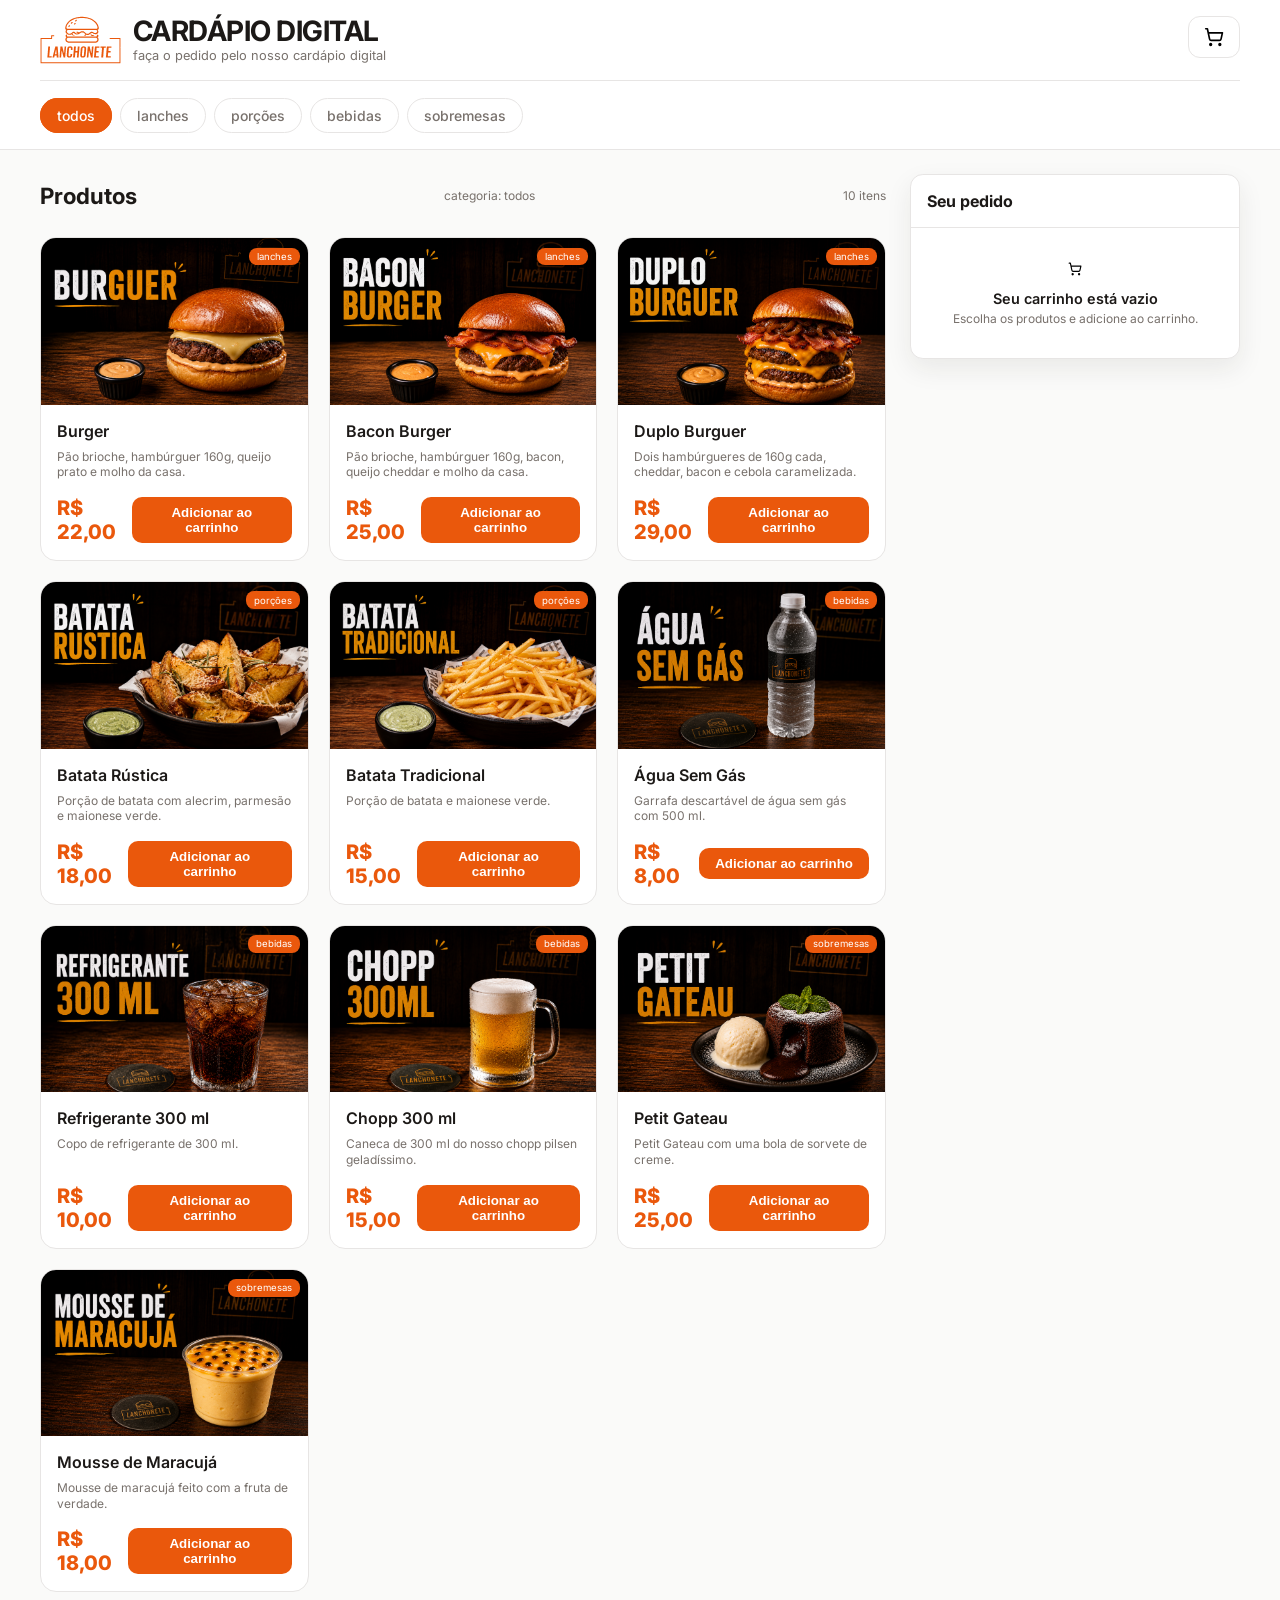
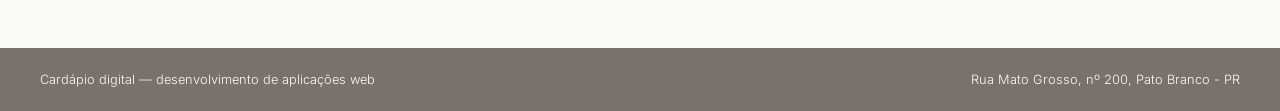
<file: CARDAPIO-HTML/Index.html>
<!DOCTYPE html>
<html lang="pt-BR">

<head>
    <meta charset="UTF-8">
    <meta name="viewport" content="width=device-width, initial-scale=1.0">
    <title>CARDÁPIO DIGITAL</title>
    <link rel="preconnect" href="https://fonts.googleapis.com">
    <link rel="preconnect" href="https://fonts.gstatic.com" crossorigin>
    <link
        href="https://fonts.googleapis.com/css2?family=Inter:ital,opsz,wght@0,14..32,100..900;1,14..32,100..900&display=swap"
        rel="stylesheet">
    <link rel="stylesheet" href="./asets/CSS/estilo.css">


</head>

<body>
    <header>
        <div class="container">
            <div class="brand">
                <img src="./asets/img/logo_lanchonete.svg" alt="Logo da lanchonete">

                <div>
                    <h1>CARDÁPIO DIGITAL</h1>
                    <p>faça o pedido pelo nosso cardápio digital</p>
                </div>
            </div>

            <div class="cart-button">
                <img src="./asets/img/cart.svg" alt="Carrinho">
            </div>
        </div>
    </header>

    <nav>
        <ul class="container">
            <li><a href="#" class="active">todos</a></li>
            <li><a href="#">lanches</a></li>
            <li><a href="#">porções</a></li>
            <li><a href="#">bebidas</a></li>
            <li><a href="#">sobremesas</a></li>
        </ul>
    </nav>

    <main>
        <section>
            <header>
                <h2>Produtos</h2>
                <p>categoria: <span id="selected-category">todos</span></p><p>10 itens</p>
            </header>
            <article>
                <figure>
                    <img src="./asets/img/burger.png" alt="Burger">
                    <figcaption>Lanches</figcaption>
                </figure>
                <h3>Burger</h3>
                <p>Pão brioche, hambúrguer 160g, queijo prato e molho da casa.</p>
                <p>R$ 22,00</p>
                <button type="button">Adicionar ao carrinho</button>

            </article>


            <article>
                <figure>
                    <img src="./asets/img/burger-bacon.png" alt="Bacon Burger">
                    <figcaption>Lanches</figcaption>
                </figure>
                <h3>Bacon Burger</h3>
                <p>Pão brioche, hambúrguer 160g, bacon, queijo cheddar e molho da casa.</p>
                <p>R$ 25,00</p>
                <button type="button">Adicionar ao carrinho</button>

            </article>


            <article>
                <figure>
                    <img src="./asets/img/burger-double.png" alt="Duplo Burguer">
                    <figcaption>Lanches</figcaption>
                </figure>
                <h3>Duplo Burguer</h3>
                <p>Dois hambúrgueres de 160g cada, cheddar, bacon e cebola caramelizada.</p>
                <p>R$ 29,00</p>
                <button type="button">Adicionar ao carrinho</button>

            </article>


            <article>
                <figure>
                    <img src="./asets/img/batata-rustica.png" alt="Batata Rústica">
                    <figcaption>Porções</figcaption>
                </figure>
                <h3>Batata Rústica</h3>
                <p>Porção de batata com alecrim, parmesão e maionese verde.</p>
                <p>R$ 18,00</p>
                <button type="button">Adicionar ao carrinho</button>

            </article>


            <article>
                <figure>
                    <img src="./asets/img/batata-tradicional.png" alt="Batata Tradicional">
                    <figcaption>Porções</figcaption>
                </figure>
                <h3>Batata Tradicional</h3>
                <p>Porção de batata e maionese verde.</p>
                <p>R$ 15,00</p>
                <button type="button">Adicionar ao carrinho</button>

            </article>


            <article>
                <figure>
                    <img src="./asets/img/agua.png" alt="Água Sem Gás">
                    <figcaption>Bebidas</figcaption>
                </figure>
                <h3>Água Sem Gás</h3>
                <p>Garrafa descartável de água sem gás com 500 ml.</p>
                <p>R$ 8,00</p>
                <button type="button">Adicionar ao carrinho</button>

            </article>

            <article>
                <figure>
                    <img src="./asets/img/refri.png" alt="Refrigerante 300 ml">
                    <figcaption>Bebidas</figcaption>
                </figure>
                <h3>Refrigerante 300 ml</h3>
                <p>Copo de refrigerante de 300 ml.</p>
                <p>R$ 10,00</p>
                <button type="button">Adicionar ao carrinho</button>

            </article>

            <article>
                <figure>
                    <img src="./asets/img/chopp.png" alt="Chopp 300 ml">
                    <figcaption>Bebidas</figcaption>
                </figure>
                <h3>Chopp 300 ml</h3>
                <p>Caneca de 300 ml do nosso chopp pilsen geladíssimo.</p>
                <p>R$ 15,00</p>
                <button type="button">Adicionar ao carrinho</button>

            </article>

            <article>
                <figure>
                    <img src="./asets/img/petit-gateau.png" alt="Petit Gateau">
                    <figcaption>Sobremesas</figcaption>
                </figure>
                <h3>Petit Gateau</h3>
                <p>Petit Gateau com uma bola de sorvete de creme.</p>
                <p>R$ 25,00</p>
                <button type="button">Adicionar ao carrinho</button>

            </article>

            <article>
                <figure>
                    <img src="./asets/img/mousse-maracuja.png" alt="Mousse de Maracujá">
                    <figcaption>Sobremesas</figcaption>
                </figure>
                <h3>Mousse de Maracujá</h3>
                <p>Mousse de maracujá feito com a fruta de verdade.</p>
                <p>R$ 18,00</p>
                <button type="button">Adicionar ao carrinho</button>

            </article>


        </section>


        <aside>
            <h2>Seu pedido</h2>
            <div class="cart-empty">
                <img src="./asets/img/cart.svg" alt="Carrinho vazio">
                <p>Seu carrinho está vazio</p>
                <p>Escolha os produtos e adicione ao carrinho.</p>
            </div>

        </aside>

    </main>


    <footer>
        <div class="container">
            <p>Cardápio digital — desenvolvimento de aplicações web</p>
            <p>Rua Mato Grosso, nº 200, Pato Branco - PR</p>
        </div>
    </footer>

    <script src="./asets/js/Scripit.js"></script>
</body>

</html>
</file>
<file: CARDAPIO-HTML/asets/CSS/estilo.css>
:root {
    --text: #1c1917;
    --text-muted: #78716c;
    --bg: #fafaf9;
    --primary: #ea580c;
    --border: #e7e5e4;
}


/* GENERICO */
* {
    margin: 0;
    padding: 0;
    box-sizing: border-box;
    
}

body {
    font-family: 'Inter', sans-serif;
    min-height: 100vh;
    color: var(--text);
    background-color: var(--bg);
    display: grid;
    grid-template-rows: auto auto 1fr auto;
}

.container, 
main {
    width: min(100% - 2rem, 1200px);
    margin-inline: auto;
}


/* CABEÇALHO */

Body > header {
    background-color: #ffffff;
    position: sticky;
    top: 0;
    z-index: 20;
}

header .container {
    display: flex;
    justify-content: space-between;
    border-bottom: 1px solid var(--border);
    padding-block: 1rem;
}

header .brand {
    display: flex;
    align-items: center;
    gap: 0.75rem;
}

header .brand img {
    height: 3rem;
}

header .brand h1 {
    font-size: clamp(1.25rem, 5vw, 1.75rem);
    font-weight: 700;
    line-height: 1.05;
    letter-spacing: -0.5px;
}

header .brand p {
    display: none;
    font-size: 0.8rem;
    margin-top: 2px;
    color: var(--text-muted);
}

header .cart-button {
    display: flex;
    flex: 0 0 auto;
    border: 1px solid var(--border);
    width: 2.75rem;
    height: 2.75rem;
    align-items: center;
    justify-content: center;
    border-radius: 0.75rem;
}

header .cart-button img {
    width: 1.25rem;
    height: 1.25rem;
}


/* NAVEGAÇÃO */

nav {
    background-color: #ffffff;
    border-bottom: 1px solid var(--border);
    padding-block: 0.5rem;

    overflow:hidden;

    position: sticky;
    top:5rem;
    z-index: 10;


}

nav ul {
    display: flex;
    list-style: none;
    gap: 0.5rem;
    padding-block: 1rem;

    overflow-x: auto;
    overscroll-behavior-inline: contain;
    scrollbar-width: thin;
}



nav ul li {
    flex: 0 0 auto;


}

nav ul a {
    border: 1px solid var(--border);
    border-radius: 999px;
    padding: 0.5rem 1rem;
    text-decoration: none;
    color: var(--text-muted);
    font-size: 0.875rem;
    font-weight: 500;
}

nav ul a.active {
    border-color: var(--primary);
    background-color: var(--primary);
    color: #ffffff;
}

nav ul a:not(.active):hover {
    border-color: var(--primary);
    color: var(--primary);
}
/**************
****Main******/

main {
    display: grid;
    grid-template-columns: minmax(0, 1fr);
    gap: 1.5rem;
    padding-block: 1.5rem;
}
main > section {
    display: grid;
    gap: 1.25rem;
    grid-template-columns:minmax(0, 1fr);
    align-items: stretch;

}
main > section header {
    display: flex;
    grid-column: 1 / -1;
    justify-content: space-between;
    align-items: center;
    padding-block: 0.5rem;
}
main > section header h2 {
    font-size: 1.4rem;
}
main > section header p {
    color: var(--text-muted);
    font-size: 0.75rem;
}
main > section article {
    display: grid;
    grid-template-columns: 1fr auto;
    grid-template-rows: auto auto 1fr auto;
    overflow: hidden;
    border: 1px solid var(--border);
    border-radius: 1rem;
    background-color: #ffffff;
    box-shadow: 0 2px 8px rgb(36, 33, 31 / 7%);
}
section article figure {
    position: relative;
    grid-column: 1 / -1;
    aspect-ratio: 16 / 10;
}
section article figure img {
    object-fit: cover;
    width: 100%;
    height: 100%;
    display: block;
}
section article figure figcaption {
    position: absolute;
    top: 0.6rem;
    right: 0.5rem;
    background-color: var(--primary);
    color: #ffffff;
    font-size: 0.6rem;
    text-transform: lowercase;
    padding-block: 0.2rem;
    padding-inline: 0.5rem;
    border-radius: 0.5rem;
}
section article h3, 
section article p {
    grid-column: 1 / -1;
    padding-inline: 1rem;
}
section article h3 {
    padding-top: 1rem;
    font-size: 1rem;
    font-weight: 600;
    line-height: 1.25;
}
section article p:first-of-type {
    color: var(--text-muted);
    padding-top: 0.5rem;
    font-size: 0.75rem;
    line-height: 1.3;
}
section article p:last-of-type {
    color: var(--primary);
    padding-block: 1rem;
    font-size: 1.25rem;
    font-weight: 800;
    grid-column: 1;
    align-self: center;
}
section article button {
    background-color: var(--primary);
    color: #ffffff;
    border: 0;
    padding: .5rem 1rem;
    border-radius: 10px;
    font-weight: 700;
    cursor: pointer;
    grid-column: 2;
    align-self: center;
    margin-right: 1rem;
}
main aside {
    order:-1;
    align-self: start;
    border: 1px solid var(--border);
    border-radius: 0.8rem;
    background-color: #ffffff;
    box-shadow: 0 10px 26px rgb(36 33 31 / 8%);
    
}
main aside h2 {
    padding: 1rem;
    font-size: 1rem;
}
main aside .cart-empty {
    text-align: center;
    padding-block: 2rem;
    border-top: 1px solid var(--border);
}
main aside .cart-empty img {
    width: 0.875rem;
    height: 0.875rem;
}
main aside .cart-empty p:first-of-type {
    font-weight: 600;
    font-size: 0.9rem;
    color: var(--text);
    margin-top: 0.6rem;

}
main aside .cart-empty p:last-of-type {
    font-size: 0.75rem;
    margin-top: 0.25rem;
    color: var(--text-muted);
}


/* FOOTER */

footer {
    background-color: var(--text-muted);
    color: var(--bg);
    font-size: 0.8rem;
    font-weight: 300;
    margin-top: 2rem;
    padding-block: 1.5rem;

}

footer .container {
    display: flex;
    justify-content: space-between;
    align-items: flex-start;
    flex-direction: column;
    
}

/* RESPONSIVO */

/* celulares maiores */

@media (min-width: 30rem) {
   header .brand p {
        display: block;
  
    }
    header .cart-button {
        width: 3.25rem;
        height: 2.625rem;
    }
}

/*tablet*/
@media (min-width: 48rem) {
  main section {
        grid-template-columns: repeat(2, minmax(0, 1fr));
    }
    footer .container {
        flex-direction: row;
        align-items: center;
        justify-content: space-between;
        gap: 2rem;
    }
}

/*desktop*/
@media (min-width: 64rem) {
    main {
        grid-template-columns: minmax(0, 1fr) 330px;
    }
    main > section {
        grid-column: 1;
        grid-template-columns: repeat(3, minmax(0, 1fr));


    }
    main aside {
        order: initial;
        grid-column: 2;

    }
}
</file>
